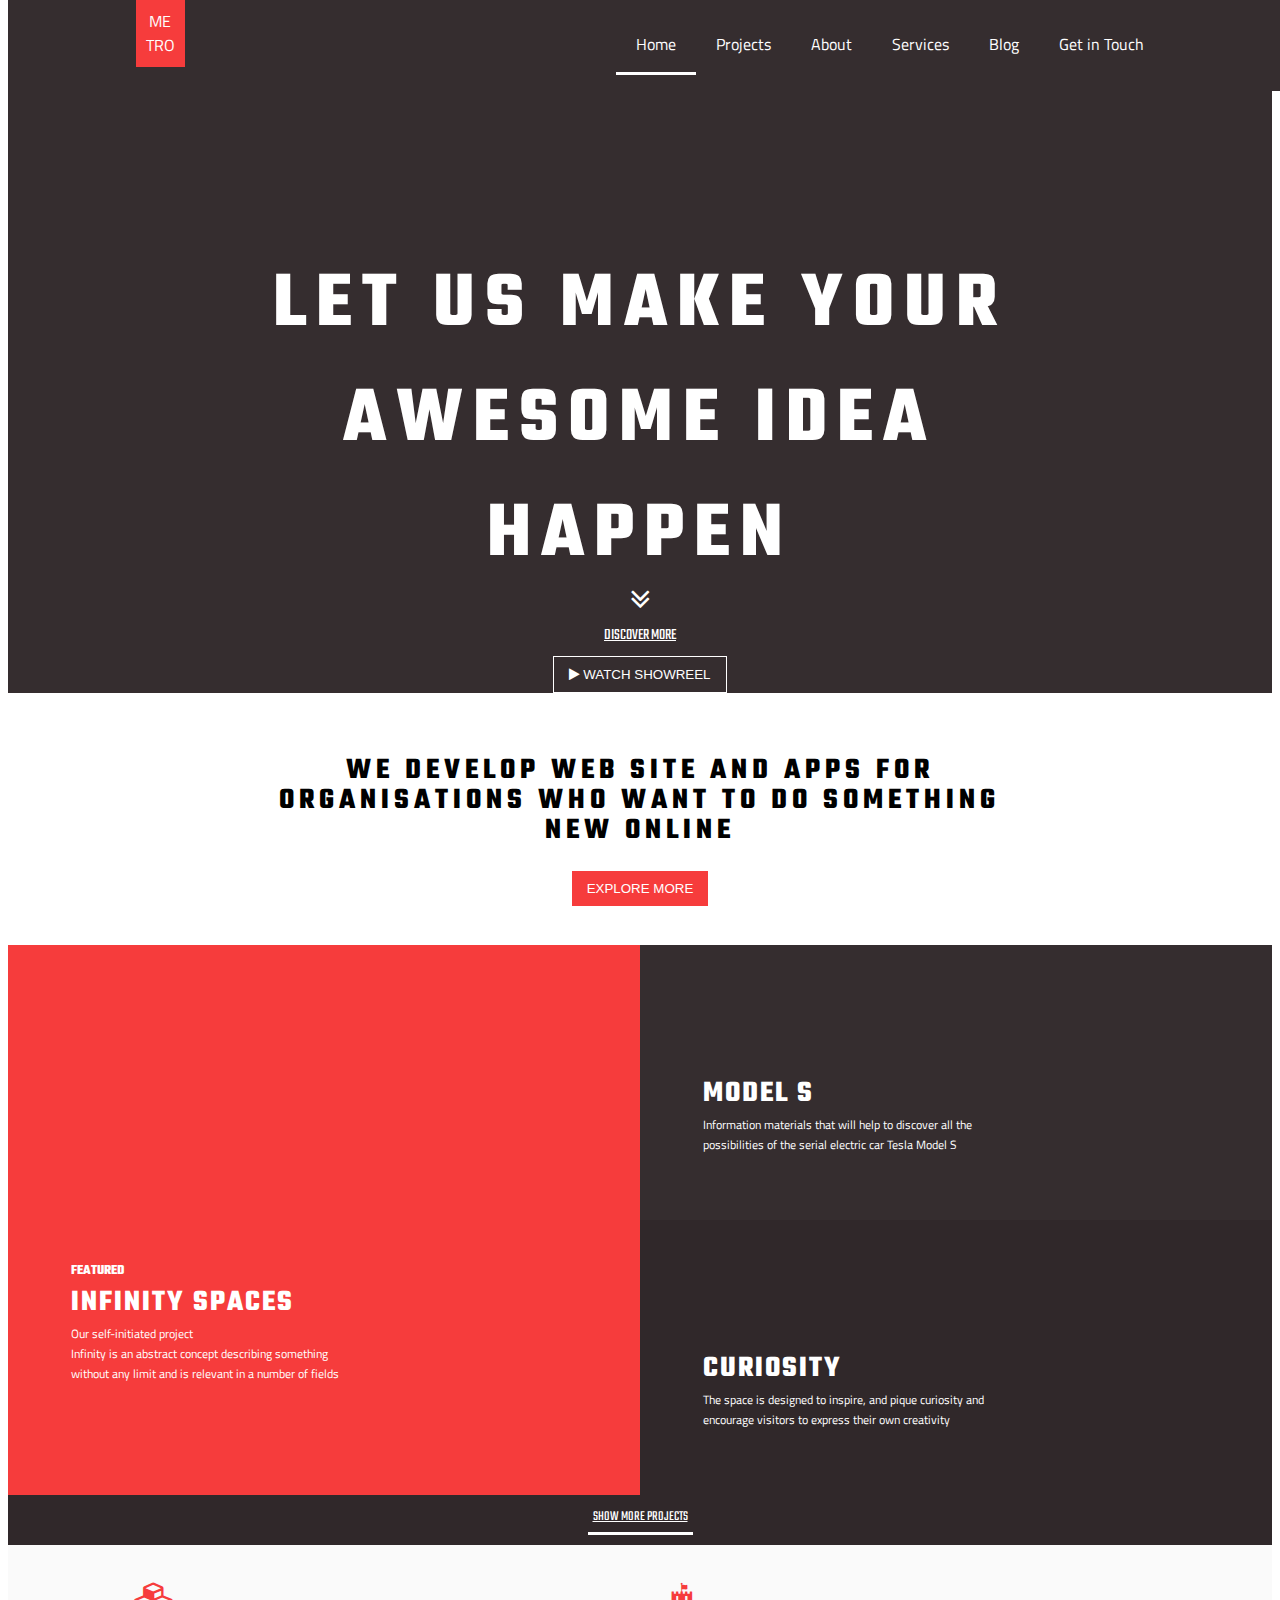
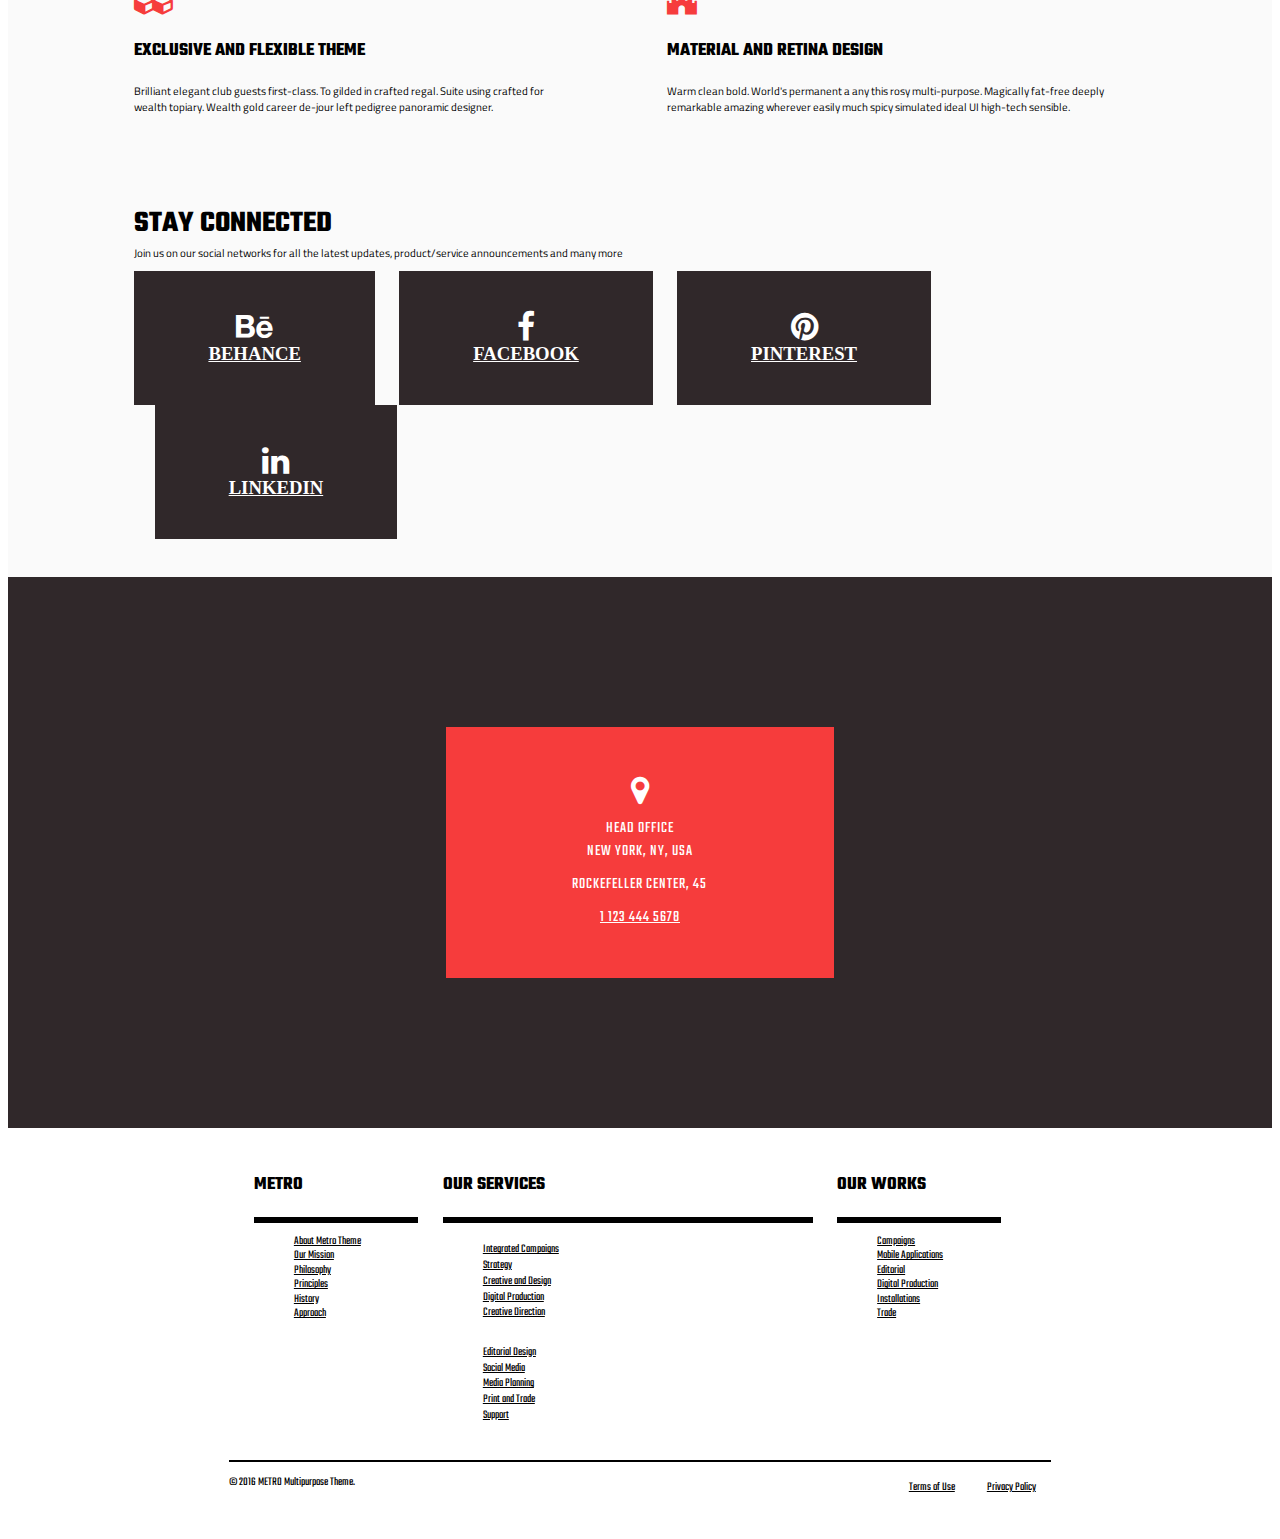
<file: metroApp/index.html>
<!DOCTYPE html>
<html>
<head>
	<!-- meta data -->
	<meta charset="UTF-8">
	<meta name="description" content="Metro App website replication">
	<meta name="author" content="Melissa N @ Codify Academy">

	<!-- Title of the page -->
	<title>Metro website replication</title>	
    <!-- Font Awesome Icons - fontawesome.io  -->
	<link rel="stylesheet" href="https://maxcdn.bootstrapcdn.com/font-awesome/4.5.0/css/font-awesome.min.css">

	<!-- google fonts -->
	<link href='https://fonts.googleapis.com/css?family=Titillium+Web|Teko' rel='stylesheet' type='text/css'>

	<link rel="stylesheet" href="css/main.css">

</head>

<body>
	<nav>
			<a href="index.html" class="logo">
				<span>ME</span><br><span>TRO</span>
			</a>

			<ul class="sitenav">
				<li class="active"><a href="#">Home</a></li>
				<li><a href="#projects">Projects</a></li>
				<li><a href="#info">About</a></li>
				<li><a href="#">Services</a></li>
				<li><a href="#">Blog</a></li>
				<li><a href="#contact">Get in Touch</a></li>
			</ul>
		</nav>
<!-- intro -->
		<header id="intro">
			<h1>LET US MAKE YOUR AWESOME IDEA HAPPEN</h1>
			<button><i class="fa fa-play"></i> WATCH SHOWREEL</button>
			<a href="#projects">
				<i class="fa fa-angle-double-down fa-2x"></i>
				<p>DISCOVER MORE</p>
			</a>
		</header>

		<!-- explore more -->
		<section id="explore">
			<h2>WE DEVELOP WEB SITE AND APPS FOR ORGANISATIONS WHO WANT TO DO SOMETHING NEW ONLINE</h2>
			<button>EXPLORE MORE</button>
		</section>

		<!-- projects -->
		<section id="projects">
			<!-- left -->
			<div class="main-feature">
				<h4>FEATURED</h4>
				<h3>INFINITY SPACES</h3>
				<p>Our self-initiated project</p>
				<p>Infinity is an abstract concept describing something without any limit and is relevant in a number of fields</p>
			</div>
			<!-- right top -->
			<div class="side-feature">
				<h3>MODEL S</h3>
				<p>Information materials that will help to discover all the possibilities of the serial electric car Tesla Model S</p>
			</div>
			<!-- right bottom -->
			<div class="side-feature">
				<h3>CURIOSITY</h3>
				<p>The space is designed to inspire, and pique curiosity and encourage visitors to express their own creativity</p>
			</div>
			<!-- bottom -->
			<div class="bottom-feature">
				<a href="#">SHOW MORE PROJECTS</a>
			</div>
		</section>

		<!-- theme info -->
		<section id="info">
			<div>
				<i class="fa fa-cubes fa-2x"></i>
				<h3>EXCLUSIVE AND FLEXIBLE THEME</h3>
				<p>Brilliant elegant club guests first-class. To gilded in crafted regal. Suite using crafted for wealth topiary. Wealth gold career de-jour left pedigree panoramic designer.</p>
			</div>
			<div>
				<i class="fa fa-fort-awesome fa-2x"></i>
				<h3>MATERIAL AND RETINA DESIGN</h3>
				<p>Warm clean bold. World's permanent a any this rosy multi-purpose. Magically fat-free deeply remarkable amazing wherever easily much spicy simulated ideal UI high-tech sensible.</p>
			</div>
		</section>

		<!-- social media -->
		<section id="social">
			<div>
				<h2>STAY CONNECTED</h2>
				<p>Join us on our social networks for all the latest updates, product/service announcements and many more</p>
			</div>
			<div id="social-icons">
				<!-- behance -->
				<a href="#">
					<i class="fa fa-behance fa-2x"></i>
					<h3>BEHANCE</h3>
				</a>
				<!-- facebook -->
				<a href="#">
					<i class="fa fa-facebook fa-2x"></i>
					<h3>FACEBOOK</h3>
				</a>
				<!-- pinterest -->
				<a href="#">
					<i class="fa fa-pinterest fa-2x"></i>
					<h3>PINTEREST</h3>
				</a>
				<!-- linked in -->
				<a href="#">
					<i class="fa fa-linkedin fa-2x"></i>
					<h3>LINKEDIN</h3>
				</a>
			</div>
		</section>

		<!-- contact -->
		<section id="contact">
			<div>
				<i class="fa fa-map-marker fa-2x"></i>
				<address>
					<span>HEAD OFFICE <br> NEW YORK, NY, USA</span> <br>
					<span>ROCKEFELLER CENTER, 45</span>
					<br>
					<span><a href="tel:1123444678">1 123 444 5678</a></span>
				</address>
			</div>
		</section>

		<!-- footer -->
		<footer>
			<!-- left -->
			<div class="col-25">
				<h3>METRO</h3>
				<hr>
				<ul>
					<li><a href="#">About Metro Theme</a></li>
					<li><a href="#">Our Mission</a></li>
					<li><a href="#">Philosophy</a></li>
					<li><a href="#">Principles</a></li>
					<li><a href="#">History</a></li>
					<li><a href="#">Approach</a></li>
				</ul>
			</div>
			<!-- middle -->
			<div class="col-50">
				<h3>OUR SERVICES</h3>
				<hr>
				<ul>
					<li><a href="#">Integrated Campaigns</a></li>
					<li><a href="#">Strategy</a></li>
					<li><a href="#">Creative and Design</a></li>
					<li><a href="#">Digital Production</a></li>
					<li><a href="#">Creative Direction</a></li>
				</ul>
				<ul>
					<li><a href="#">Editorial Design</a></li>
					<li><a href="#">Social Media</a></li>
					<li><a href="#">Media Planning</a></li>
					<li><a href="#">Print and Trade</a></li>
					<li><a href="#">Support</a></li>
				</ul>
			</div>
			<!-- right -->
			<div class="col-25">
				<h3>OUR WORKS</h3>
				<hr>
				<ul>
					<li><a href="#">Campaigns</a></li>
					<li><a href="#">Mobile Applications</a></li>
					<li><a href="#">Editorial</a></li>
					<li><a href="#">Digital Production</a></li>
					<li><a href="#">Installations</a></li>
					<li><a href="#">Trade</a></li>
				</ul>
			</div>

			<hr>

			<div>
				<span>&copy; 2016 METRO Multipurpose Theme.</span>
				<ul class="terms">
					<li><a href="#">Terms of Use</a></li>
					<li><a href="#">Privacy Policy</a></li>
				</ul>	

			</div>
		</footer>
		

</body>
</html>
</file>
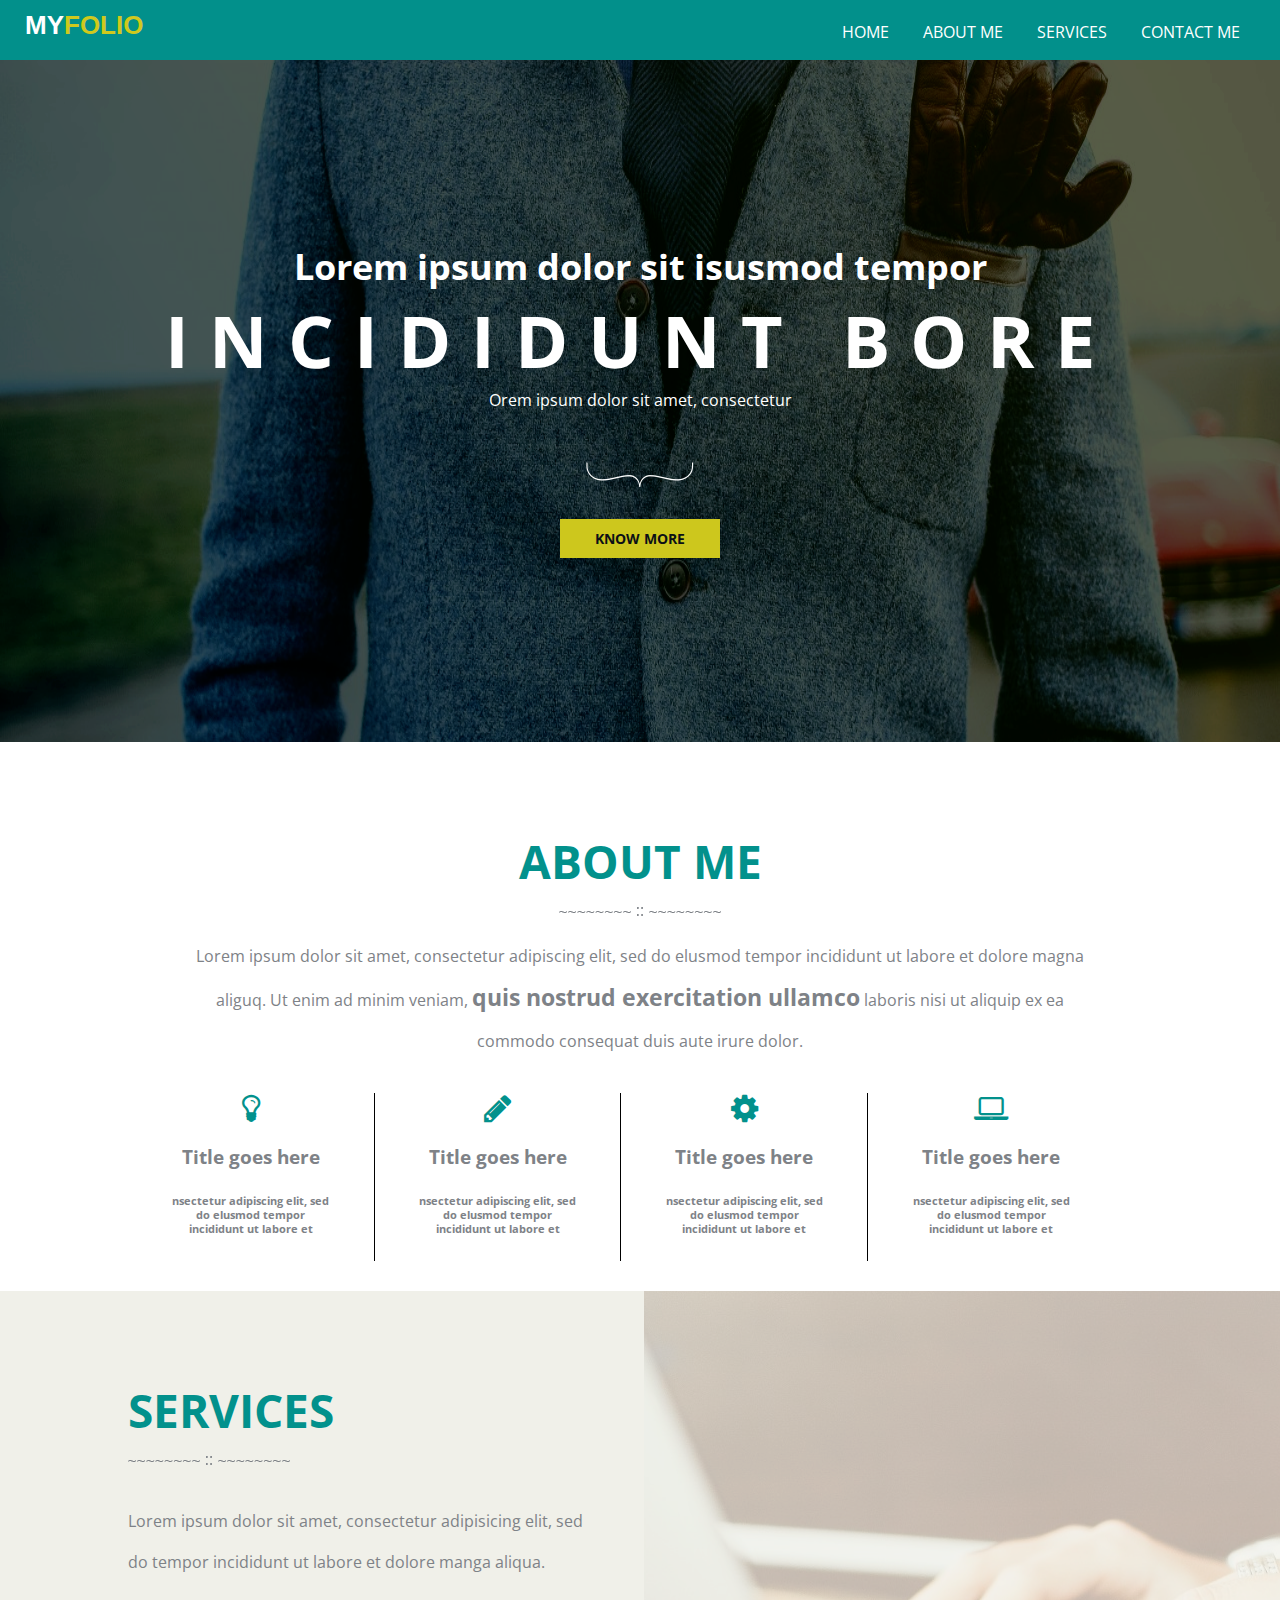
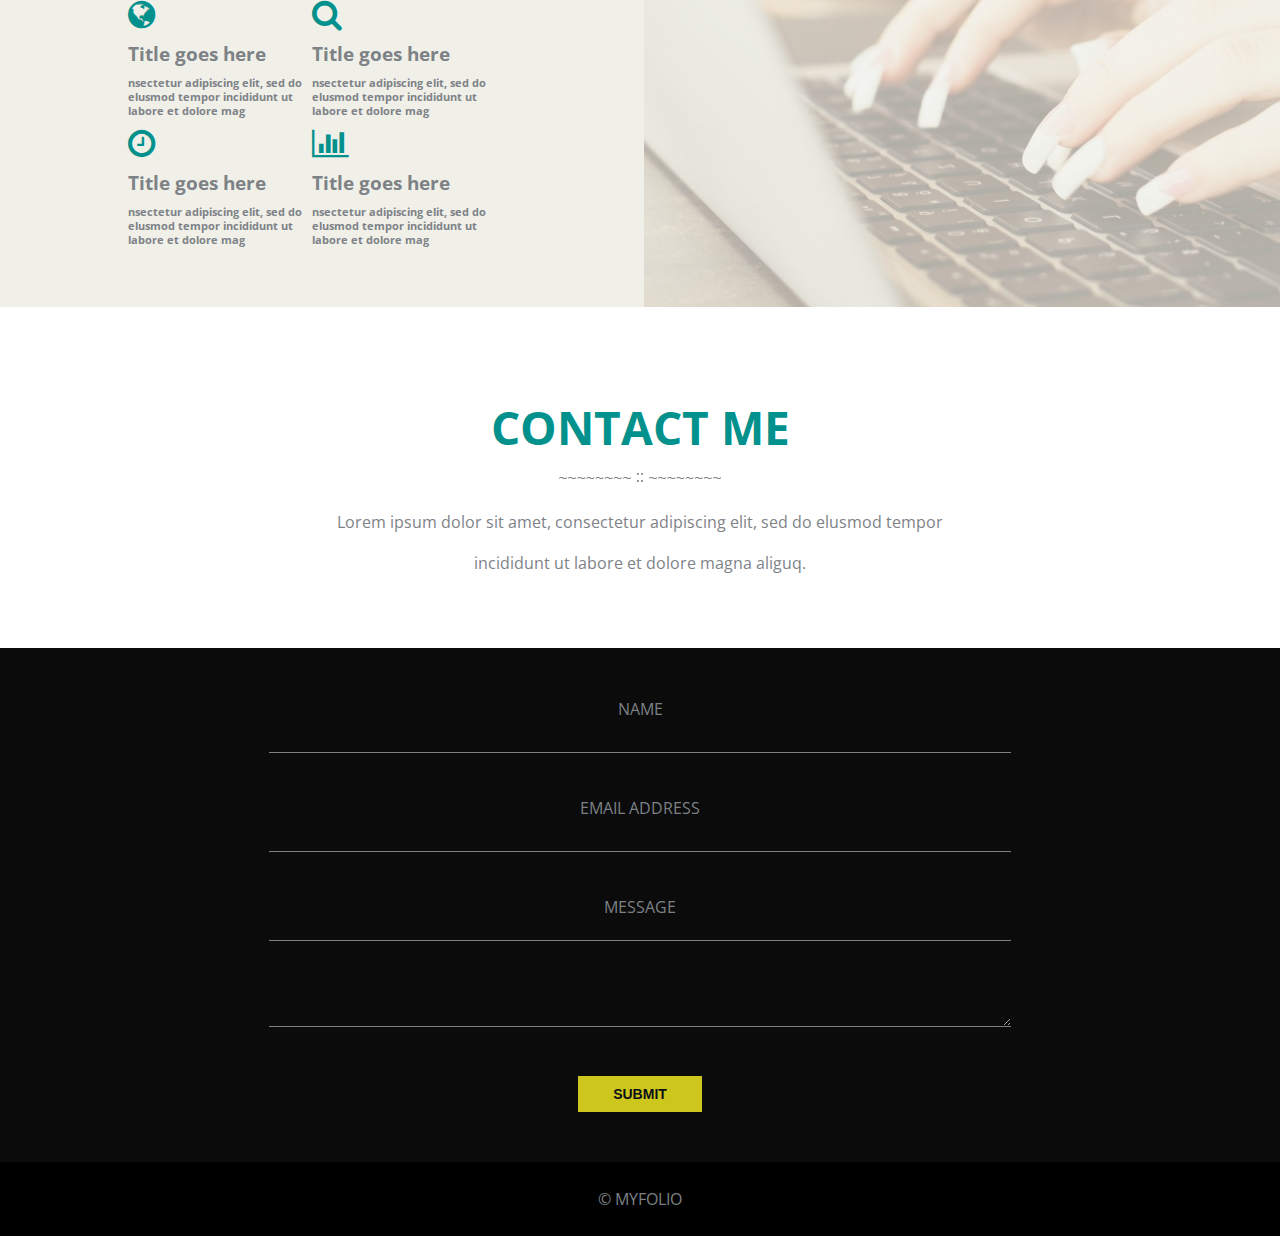
<file: MYFOLIO/index.html>
<!DOCTYPE html>
<html>
<head>
	<meta charset="utf-8">
	<meta name="author" content="codify academy">
	<title>MyFolio Replicate</title>

	<!-- Google Font -->
	<link rel="stylesheet" type="text/css" href="http://fonts.googleapis.com/css?family=Open+Sans:400,700">
	<link rel="stylesheet" href="http://maxcdn.bootstrapcdn.com/font-awesome/4.3.0/css/font-awesome.min.css">
	<link rel="stylesheet" href="css/main.css">

</head>

<body>

<nav>
	
	<a href="#index">MY<span>FOLIO</span></a>

	<ul>
		<li>
			<a href="#index">HOME</a>
		</li>
		<li>
			<a href="#about">ABOUT ME</a>
		</li>
		<li>
			<a href="#service">SERVICES</a>
		</li>
		<li>
			<a href="#contact">CONTACT ME</a>
		</li>
	</ul>
</nav>

<header>
	
	<h2>Lorem ipsum dolor sit isusmod tempor</h2>

	<h1>INCIDIDUNT BORE</h1>

	<p>Orem	ipsum dolor sit amet, consectetur</p>
		<img src="img/break.png" alt="section break">
		<br>
		<a href="#about">KNOW MORE</a>
</header>

<section class="about">
	
	<h2>ABOUT ME</h2>
	<img src="img/sectionbreak.png" alt="section break">
	<p>Lorem ipsum dolor sit amet, consectetur adipiscing elit, sed do elusmod tempor incididunt ut labore et dolore magna aliguq. Ut enim ad minim veniam, <span>quis nostrud exercitation ullamco</span> laboris nisi ut aliquip ex ea commodo consequat duis aute irure dolor.</p>

	<div class="aboutboxes">
	<div class="aboutbox">
		<i class="fa fa-lightbulb-o fa-2x"></i>
		<h3>Title goes here</h3>
		<h6>nsectetur adipiscing elit, sed do elusmod tempor incididunt ut labore et</h6>
	</div>
	<div class="aboutbox">
		<i class="fa fa-pencil fa-2x"></i>
		<h3>Title goes here</h3>
		<h6>nsectetur adipiscing elit, sed do elusmod tempor incididunt ut labore et</h6>
	</div>	
	<div class="aboutbox">
		<i class="fa fa-cog fa-2x"></i>
		<h3>Title goes here</h3>
		<h6>nsectetur adipiscing elit, sed do elusmod tempor incididunt ut labore et</h6>
	</div>
	<div class="aboutbox">
		<i class="fa fa-laptop fa-2x"></i>
		<h3>Title goes here</h3>
		<h6>nsectetur adipiscing elit, sed do elusmod tempor incididunt ut labore et</h6>
	</div>
	</div>
</section>

<section class="service">
	<div class="servicewrapper">
		<h2>SERVICES</h2>
			<img src="img/sectionbreak.png" alt="section break">
			<p>Lorem ipsum dolor sit amet, consectetur adipisicing elit, sed do tempor incididunt ut labore et dolore manga aliqua.</p>

	<div class="servicebox">
		<i class="fa fa-globe fa-2x"></i>
		<h3>Title goes here</h3>
		<h6>nsectetur adipiscing elit, sed do elusmod tempor incididunt ut labore et dolore mag</h6>
	</div>
	<div class="servicebox left">
		<i class="fa fa-search fa-2x"></i>
		<h3>Title goes here</h3>		
		<h6>nsectetur adipiscing elit, sed do elusmod tempor incididunt ut labore et dolore mag</h6>
	</div>
	<div class="servicebox">
		<i class="fa fa-clock-o fa-2x"></i>
		<h3>Title goes here</h3>
		<h6>nsectetur adipiscing elit, sed do elusmod tempor incididunt ut labore et dolore mag</h6>
	</div>
	<div class="servicebox left">
		<i class="fa fa-bar-chart fa-2x"></i>
		<h3>Title goes here</h3>
		<h6>nsectetur adipiscing elit, sed do elusmod tempor incididunt ut labore et dolore mag</h6>
	</div>
	</div>
</section>

<section class="contact">
	<h2>CONTACT ME</h2>
	<img src="img/sectionbreak.png" alt="section break">
	<p>Lorem ipsum dolor sit amet, consectetur adipiscing elit, sed do elusmod tempor incididunt ut labore et dolore magna aliguq.</p>	

	<div class="contactform">
		<label>NAME</label>
		<br>
		<input type="text">
		<br><br><br>
		<label>EMAIL ADDRESS</label>
		<br>
		<input type="email">
		<br><br><br>
		<label>MESSAGE</label>
		<br><br>
		<textarea rows="3"></textarea>
		<br><br><br>
		<button>SUBMIT</button>
		</input>
		</input>
		
	</div>
</section>

<footer>
	<p>&copy; MYFOLIO</p>
</footer>

</body>
</html>
</file>
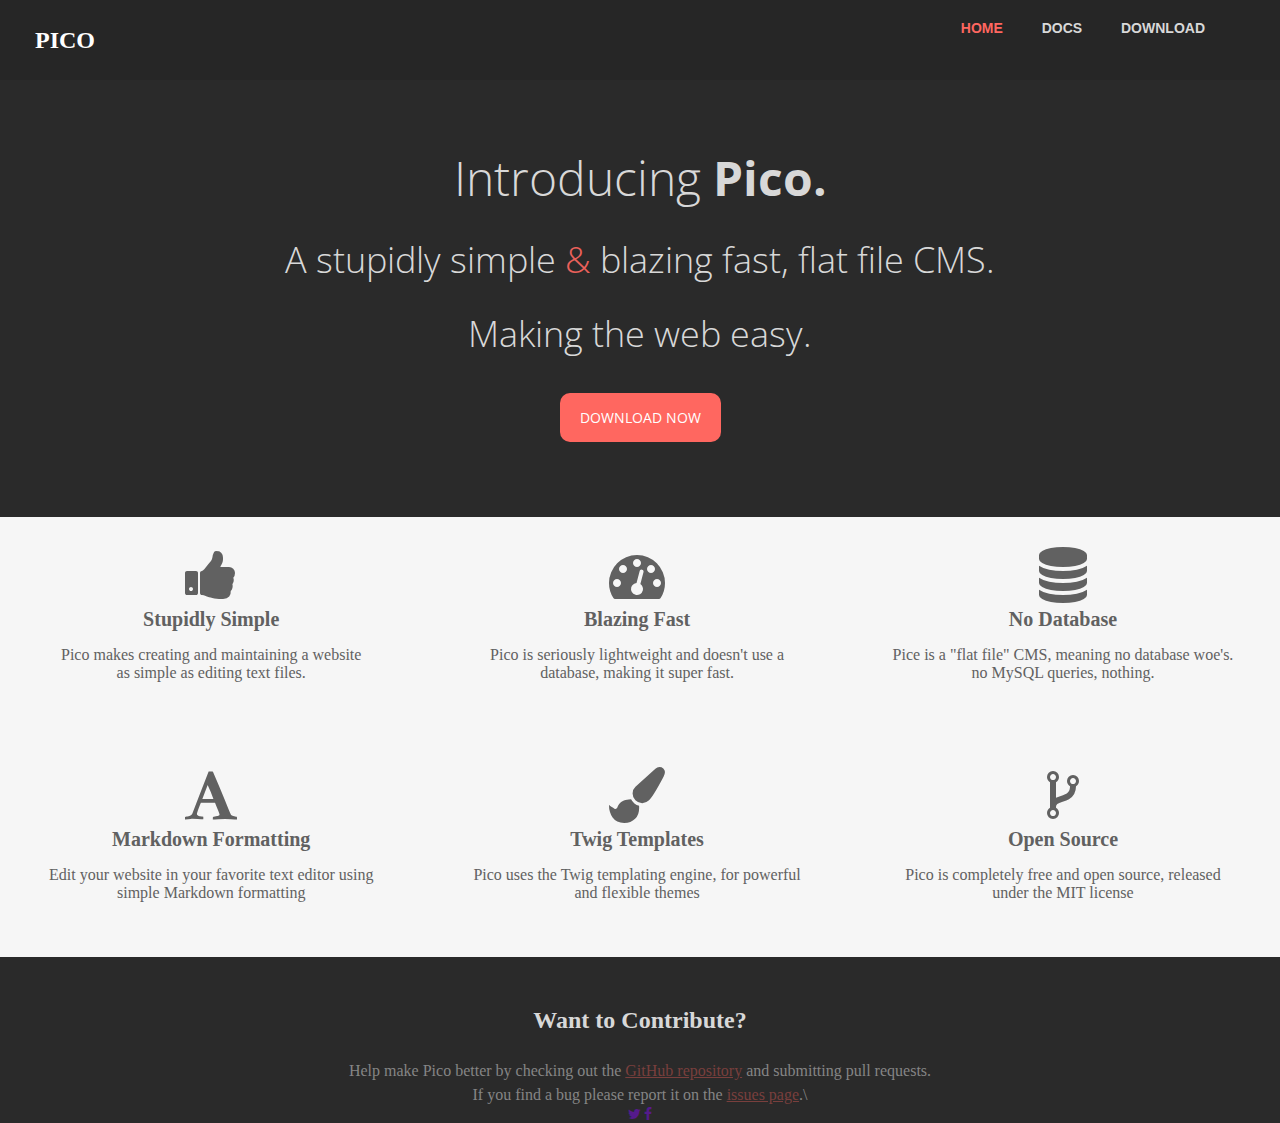
<file: picodebug/index.html>
<!DOCTYPE html>
<html>
	<head>
		<meta charset="utf-8">
		<meta name="author" content="Codify Academy">
		<meta name="description" content="An intermediate simple site replication made by Codify Academy">
		<title>Intermediate Site Replication</title>
		<!-- favicon -->
		<link rel="shortcut icon" href="favicon.ico">
		<!-- goggle fonts -->
		<link href='http://fonts.googleapis.com/css?family=Open+Sans:400,300,700' rel='stylesheet' type='text/css'>
		<!-- fontawesome cdn -->
		<link rel="stylesheet" href="http://maxcdn.bootstrapcdn.com/font-awesome/4.3.0/css/font-awesome.min.css">
		<!-- main author styles -->
		<link rel="stylesheet" type="text/css" href="css/main.css">
	</head>
	<body>

		<nav>
			<div class="logo">
				PICO
			</div>
			<ul>
				<li class="active">
					<a href="">Home</a>
				</li>
				<li>
					<a href="">Docs</a>
				</li>
				<li>
					<a href="">Download</a>
				</li>
			</ul>
		</nav>

		<header>
			<h1>Introducing <span>Pico.</span></h1>
			<h2>A stupidly simple <span>&</span> blazing fast, flat file CMS.</h2>
			<h2>Making the web easy.</h2>
			<a href="#">download now</a>
		</header>

		<section class="features">
			<div class="item">
				<i class="fa fa-thumbs-up fa-4x"></i>
				<h4>Stupidly Simple</h4>
				<p>Pico makes creating and maintaining a website <br> as simple as editing text files.</p>
			</div>
			<div class="item">
				<i class="fa fa-tachometer fa-4x"></i>
				<h4>Blazing Fast</h4>
				<p>Pico is seriously lightweight and doesn't use a <br> database, making it super fast.</p>
			</div>
			<div class="item">
				<i class="fa fa-database fa-4x"></i>
				<h4>No Database</h4>
				<p>Pice is a "flat file" CMS, meaning no database woe's. <br> no MySQL queries, nothing.</p>
			</div>
			<div class="item">
				<i class="fa fa-font fa-4x"></i>
				<h4>Markdown Formatting</h4>
				<p>Edit your website in your favorite text editor using <br> simple Markdown formatting</p>
			</div>
			<div class="item">
				<i class="fa fa-paint-brush fa-4x"></i>
				<h4>Twig Templates</h4>
				<p>Pico uses the <span>Twig</span> templating engine, for powerful <br> and flexible themes</p>
			</div>
			<div class="item">
				<i class="fa fa-code-fork fa-4x"></i>
				<h4>Open Source</h4>
				<p>Pico is completely free and open source, released <br> under the MIT license</p>
			</div>
		</section>

		<footer>			
			<h3>Want to Contribute?</h3>
			<p>Help make Pico better by checking out the <a href="">GitHub repository</a> and submitting pull requests.
			<p>If you find a bug please report it on the <a href="">issues page</a>.\
			<div class="sociaolIcons">
				<a href=""><i class="fa fa-twitter"></i></a>
				<a href=""><i class="fa fa-facebook"></i></a>
			</div>
		</footer>


	</body>
</html>
</file>
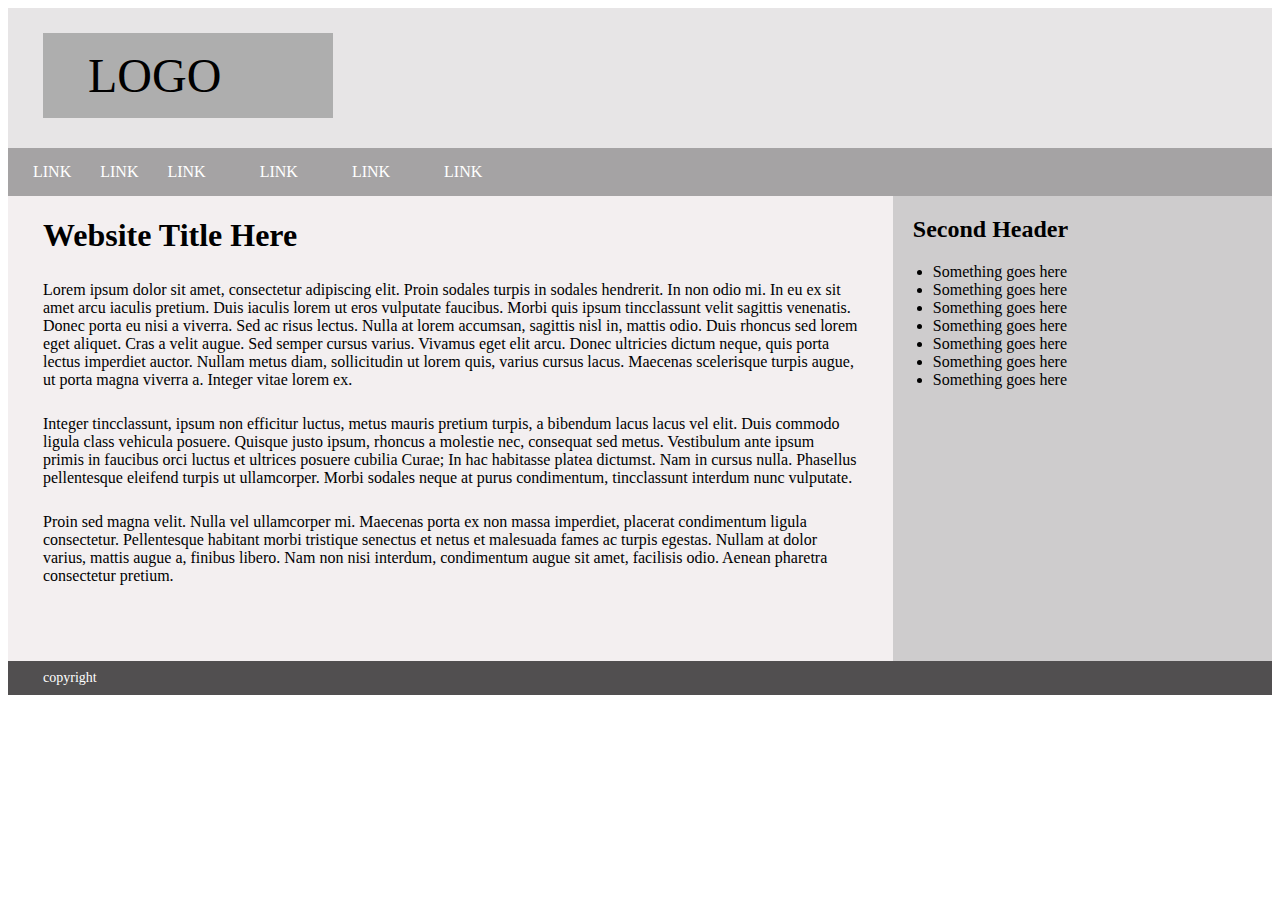
<file: replicatesimplewebsite/index.html>
<!DOCTYPE html>
<html>
<head>
	<meta charset="UTF-8">
	<title>Beginner Site Replication</title>
	<link rel="shortcut icon" href="favicon.ico" >
	<link rel="stylesheet" href="css/main.css">
</head>

<body>
	<div class="wrapper"></div>

		<header>
			<div class="logo">Logo</div>
		</header>
	<nav>
		<ul>
			<li>
				<a href="#">link</a>
			</li>
				<a href="#">link</a>
			</li>
			<li>
				<a href="#">link</a>
			</li>
			<li>
				<a href="#">link</a>
			</li>
			<li>
				<a href="#">link</a>
			</li>
			<li>
				<a href="#">link</a>
			</li>
		</ul>
	</nav>

<section>
	<div class="main">
		<h1>Website Title Here</h1>
		<p>Lorem ipsum dolor sit amet, consectetur adipiscing elit. Proin sodales turpis in sodales hendrerit. In non odio mi. In eu ex sit amet arcu iaculis pretium. Duis iaculis lorem ut eros vulputate faucibus. Morbi quis ipsum tincclassunt velit sagittis venenatis. Donec porta eu nisi a viverra. Sed ac risus lectus. Nulla at lorem accumsan, sagittis nisl in, mattis odio. Duis rhoncus sed lorem eget aliquet. Cras a velit augue. Sed semper cursus varius. Vivamus eget elit arcu. Donec ultricies dictum neque, quis porta lectus imperdiet auctor. Nullam metus diam, sollicitudin ut lorem quis, varius cursus lacus. Maecenas scelerisque turpis augue, ut porta magna viverra a. Integer vitae lorem ex.</p>

		<p>Integer tincclassunt, ipsum non efficitur luctus, metus mauris pretium turpis, a bibendum lacus lacus vel elit. Duis commodo ligula class vehicula posuere. Quisque justo ipsum, rhoncus a molestie nec, consequat sed metus. Vestibulum ante ipsum primis in faucibus orci luctus et ultrices posuere cubilia Curae; In hac habitasse platea dictumst. Nam in cursus nulla. Phasellus pellentesque eleifend turpis ut ullamcorper. Morbi sodales neque at purus condimentum, tincclassunt interdum nunc vulputate.</p>
		
		<p>Proin sed magna velit. Nulla vel ullamcorper mi. Maecenas porta ex non massa imperdiet, placerat condimentum ligula consectetur. Pellentesque habitant morbi tristique senectus et netus et malesuada fames ac turpis egestas. Nullam at dolor varius, mattis augue a, finibus libero. Nam non nisi interdum, condimentum augue sit amet, facilisis odio. Aenean pharetra consectetur pretium.</p>
		</div>
		<div class="sidebar">
			<h2>Second Header</h2>
			<ul>
				<li>Something goes here</li>
				<li>Something goes here</li>
				<li>Something goes here</li>
				<li>Something goes here</li>
				<li>Something goes here</li>
				<li>Something goes here</li>
				<li>Something goes here</li>
			</ul>
			</div>
</section>

<footer>
	<p>copyright</p>
</footer>

</body>
</html>
</file>
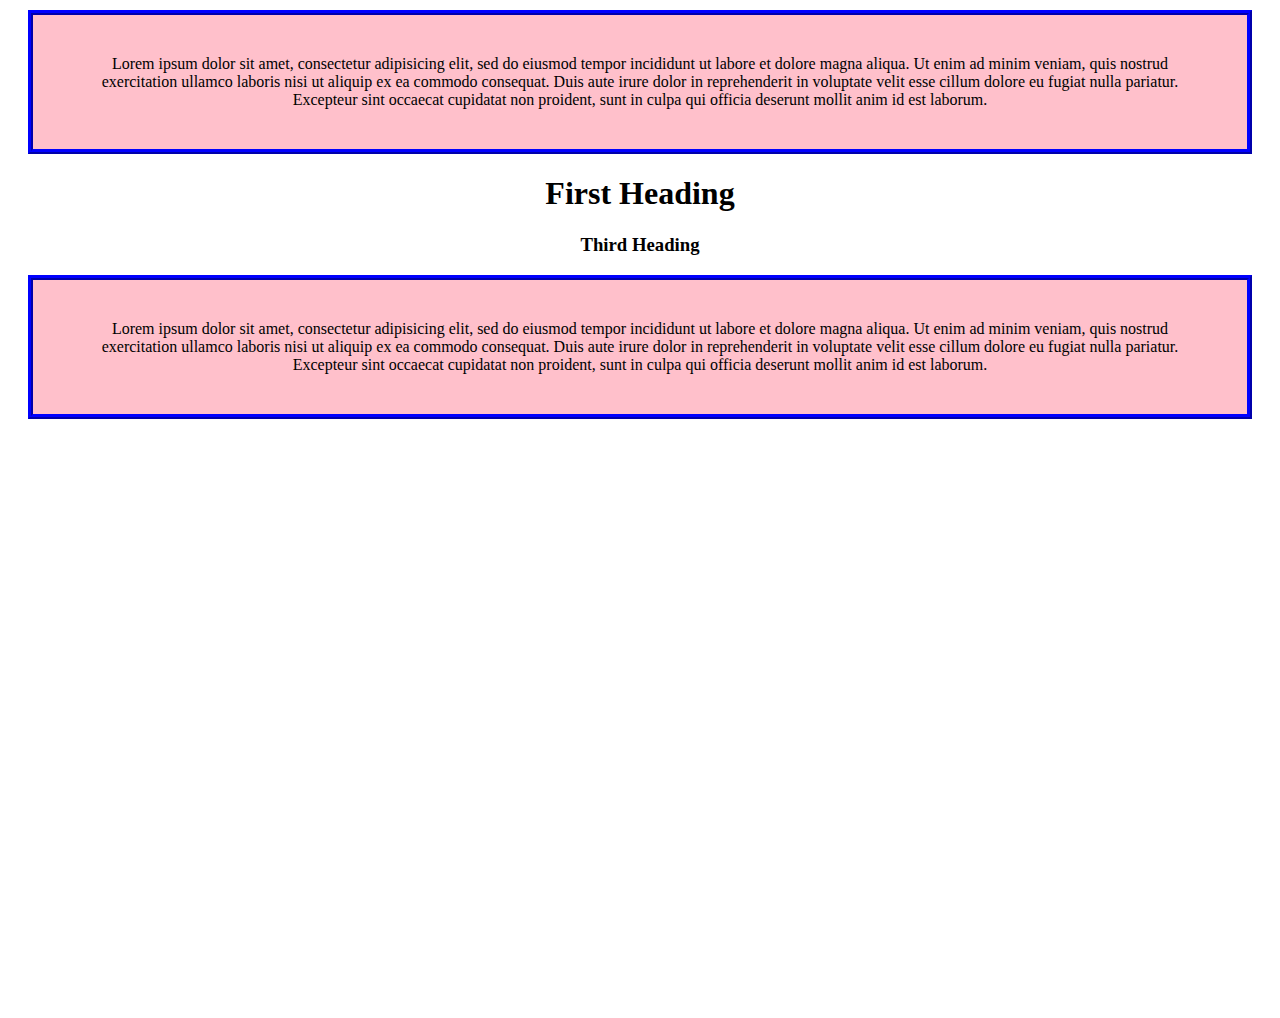
<file: test/index.html>
<!DOCTYPE html>
<html>
<head>
	<title></title>
	<link rel="stylesheet" type="text/css" href="css/main.css">

</head>

<body>
<div class="wrapper">
<p>Lorem ipsum dolor sit amet, consectetur adipisicing elit, sed do eiusmod
tempor incididunt ut labore et dolore magna aliqua. Ut enim ad minim veniam,
quis nostrud exercitation ullamco laboris nisi ut aliquip ex ea commodo
consequat. Duis aute irure dolor in reprehenderit in voluptate velit esse
cillum dolore eu fugiat nulla pariatur. Excepteur sint occaecat cupidatat non
proident, sunt in culpa qui officia deserunt mollit anim id est laborum.</p>

<h1>First Heading</h1>

<h3>Third Heading</h3>

<p>Lorem ipsum dolor sit amet, consectetur adipisicing elit, sed do eiusmod
tempor incididunt ut labore et dolore magna aliqua. Ut enim ad minim veniam,
quis nostrud exercitation ullamco laboris nisi ut aliquip ex ea commodo
consequat. Duis aute irure dolor in reprehenderit in voluptate velit esse
cillum dolore eu fugiat nulla pariatur. Excepteur sint occaecat cupidatat non
proident, sunt in culpa qui officia deserunt mollit anim id est laborum.</p>

</div>
</body>
</html>
</file>
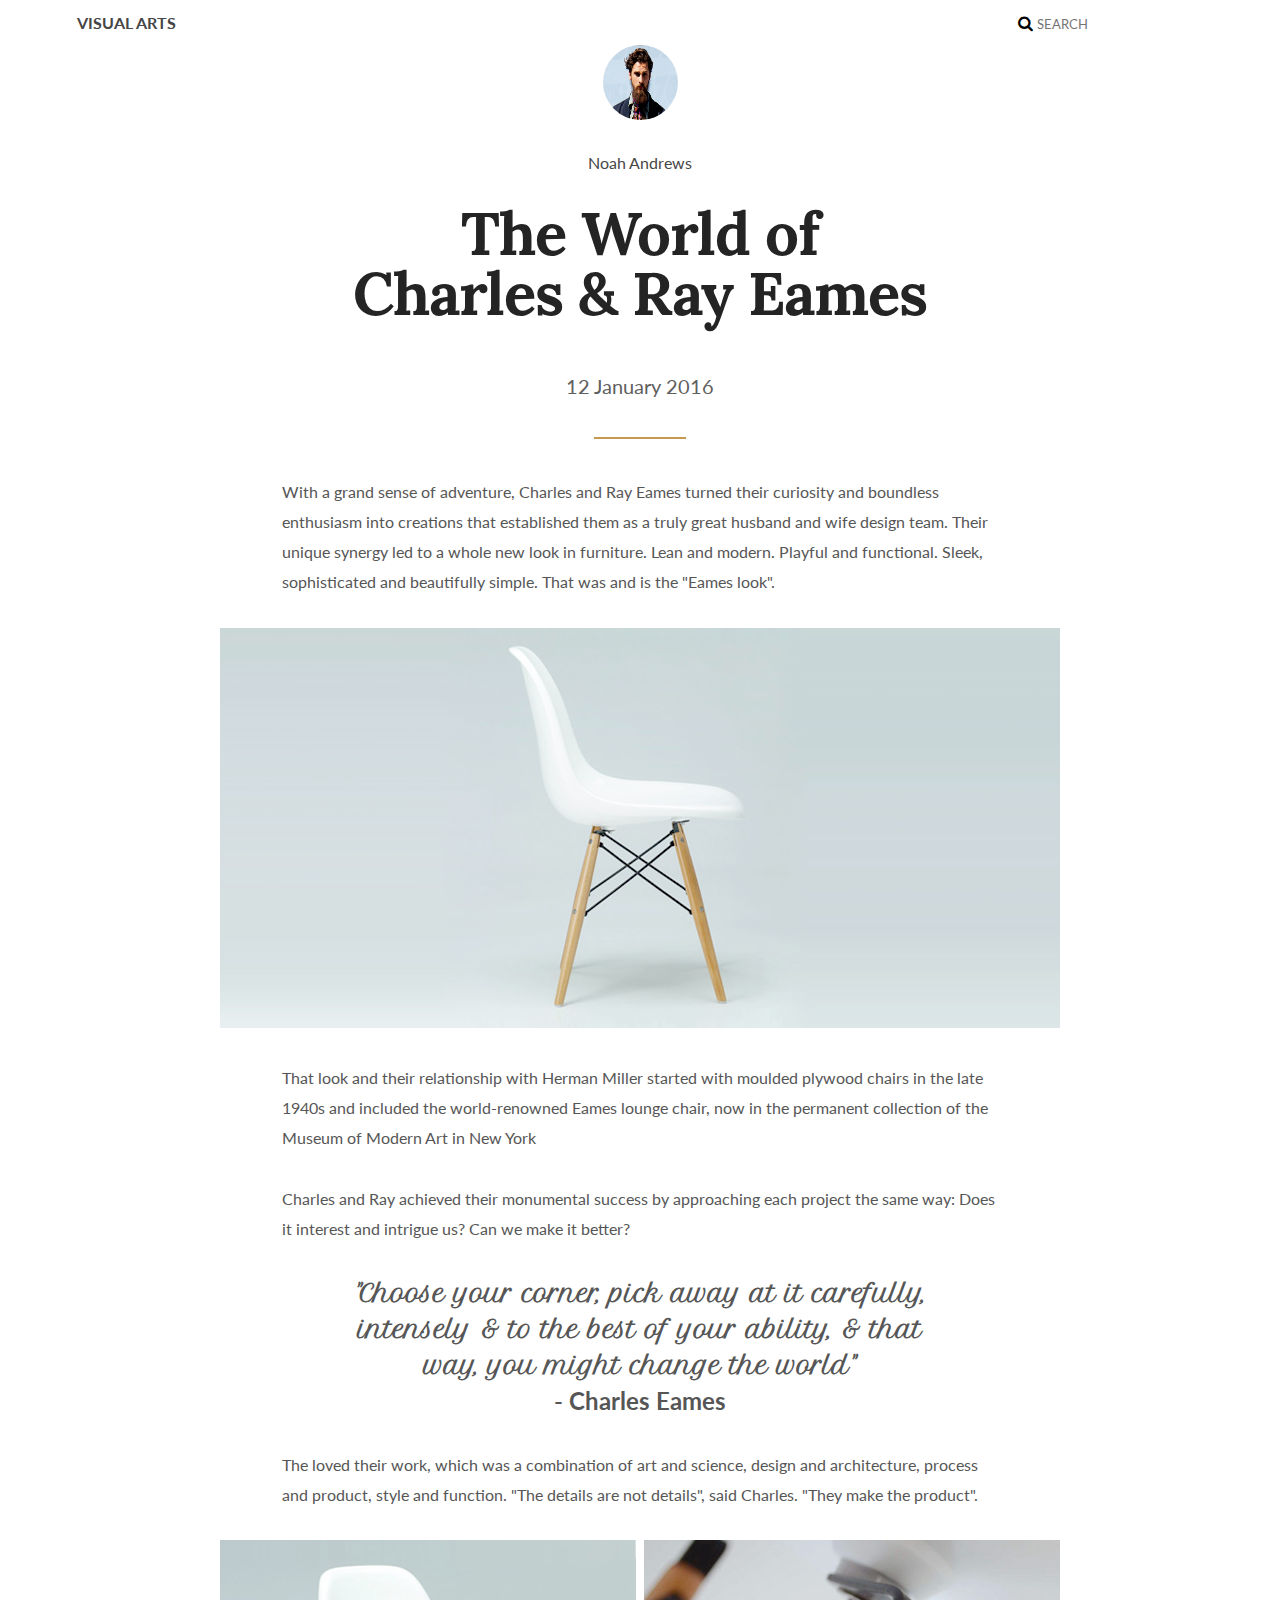
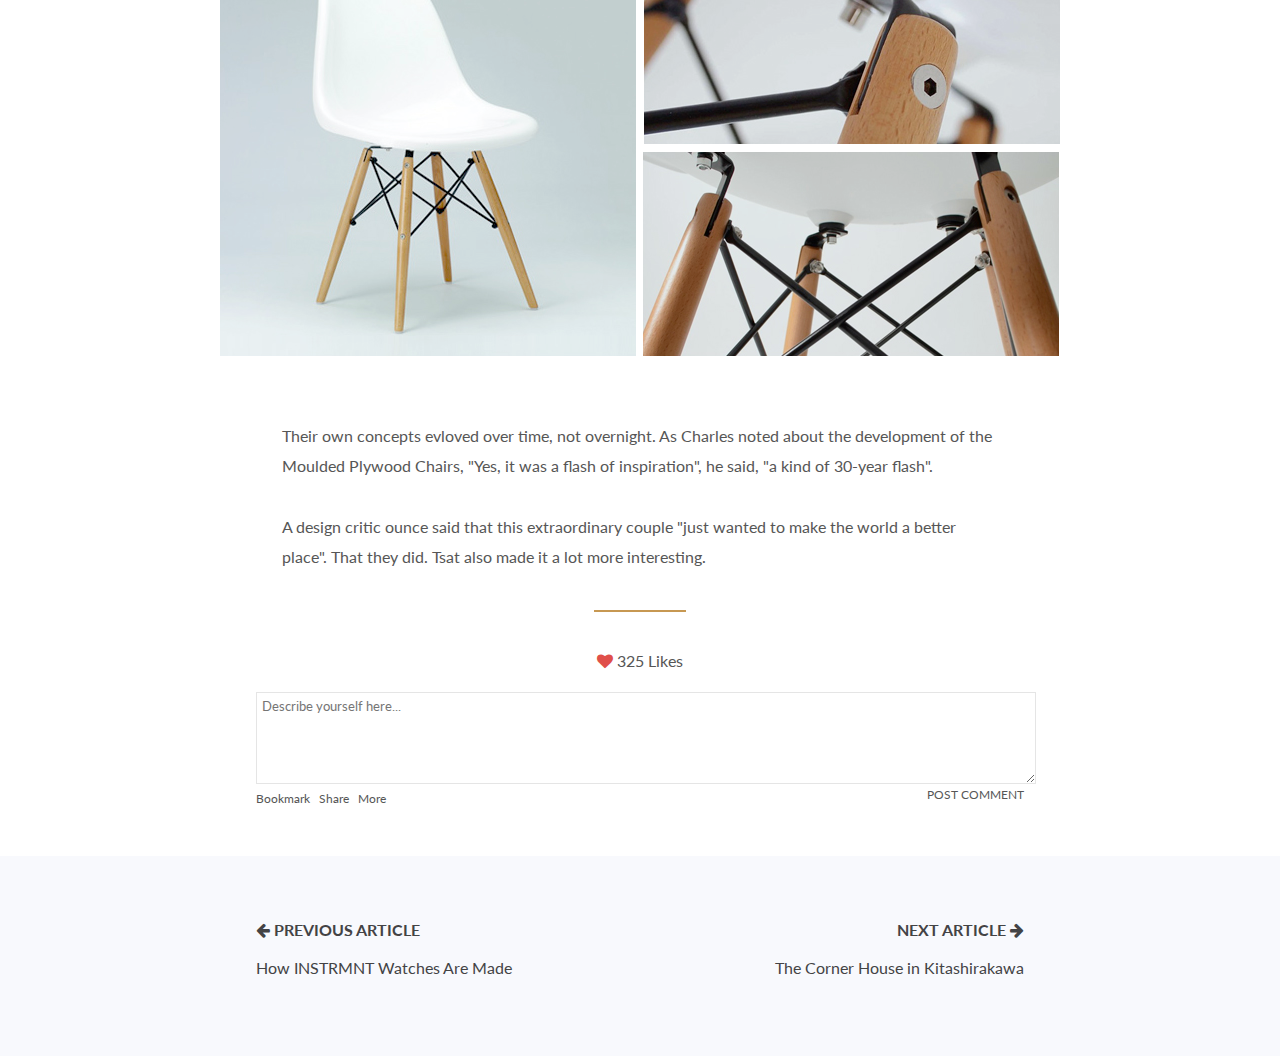
<file: Visualarts/index.html>
<!DOCTYPE html>
<html>
<head>
	<meta charset="UTF-8">
	<meta name="author" content="Melissa N @ Codify Academy">
	<title>Visual Arts Replicate</title>
	<!-- Google Fonts -->
	<link href='https://fonts.googleapis.com/css?family=Lato|Petit+Formal+Script|Lora' rel='stylesheet' type='text/css'>
	<!-- Font Awesome Icons - fontawesome.io  -->
	<link rel="stylesheet" href="https://maxcdn.bootstrapcdn.com/font-awesome/4.5.0/css/font-awesome.min.css">
	<!-- custom css -->
	<link rel="stylesheet" href="css/main.css">

</head>

<body>
	<nav>
		<div>
			<a href="#">VISUAL ARTS</a>
		</div>
		<div>
			<i class="fa fa-search"></i>
			<input type="text" placeholder="SEARCH"></input>
		</div>
	</nav>
	<section>
		<header>
			<img src="img/noah.png" alt="Noah Andrews">
			<p>Noah Andrews</p>
			<h1>The World of <br> Charles &amp; Ray Eames</h1>
			<h6>12 January 2016</h6>
		</header>
	
<hr>
	<article>
		<p>With a grand sense of adventure, Charles and Ray Eames turned their curiosity and boundless enthusiasm into creations that established them as a truly great husband and wife design team. Their unique synergy led to a whole new look in furniture. Lean and modern. Playful and functional. Sleek, sophisticated and beautifully simple. That was and is the "Eames look".</p>

		<img src="img/chair1.png" alt="side view of chair">

		<p>That look and their relationship with Herman Miller started with moulded plywood chairs in the late 1940s and included the world-renowned Eames lounge chair, now in the permanent collection of the Museum of Modern Art in New York</p>

		<p>Charles and Ray achieved their monumental success by approaching each project the same way: Does it interest and intrigue us? Can we make it better?</p>

		<p class="personal-quote">
		"Choose your corner, pick away at it carefully, intensely &amp; to the best of your ability, &amp; that way, you might change the world"<br> 
        <span>- Charles Eames</span>
		</p>
		
		<p>The loved their work, which was a combination of art and science, design and architecture, process and product, style and function. "The details are not details", said Charles. "They make the product".</p>

		<div class="img-wrap">
					<img src="img/chair2.png" alt="front view of chair">
					<img class="img-right" src="img/chair3.png" alt="under view of chair">
					<img class="img-right" src="img/chair4.png" alt="under view of chair">
				</div>

		<p>Their own concepts evloved over time, not overnight. As Charles noted about the development of the Moulded Plywood Chairs, "Yes, it was a flash of inspiration", he said, "a kind of 30-year flash".</p>

		<p>A design critic ounce said that this extraordinary couple "just wanted to make the world a better place". That they did. Tsat also made it a lot more interesting.</p>

	</article>
		<hr>

			<footer>
				<div>
					<i class="fa fa-heart"></i> 325 Likes
				</div>

				<form>
					<textarea rows="5" placeholder="Describe yourself here..."></textarea>
					<div class="button-group">
						<button>Bookmark</button>
						<button>Share</button>
						<button>More</button>
						<button class="button-right">POST COMMENT</button>
					</div>
				</form>
			</footer>
	</section>

		<footer>
			<div class="previous-article">
				<div class="previous-button">
					<a href="#">
						<i class="fa fa-arrow-left"></i> PREVIOUS ARTICLE
						<p>How INSTRMNT	Watches Are Made</p>
					</a>
				</div>
			</div>
			<div class="next-article">
				<div class="next-button">
					<a href="#">NEXT ARTICLE 
					<i class="fa fa-arrow-right"></i>
						<p>The Corner House in Kitashirakawa</p>
					</a>
				</div>
			</div>
		</footer>

</body>
</html>
</file>
<file: metroApp/css/main.css>
body {
	padding-top: 50px;
}

nav	{
	background-color: #352d2f;
	font-family: 'Titillium Web', sans-serif;
	min-height: 50px;
	position: fixed;
	top: 0;
	width: 100%;
	z-index: 2;
}
nav a {
	text-decoration: none;
}
nav > a.logo {
	background-color: #f63c3c;
	color: #fff;
	display: inline-block;
	margin-left: 10%;
	padding: 9px 10px 10px;
}
nav > a.logo span:first-child {
	position: relative;
	left:3px;
}
nav ul.sitenav {
	display: inline-block;
	float: right;
	margin-right: 10%;
}
nav ul.sitenav li {
	display: inline-block;
	margin-right:-4px;
}
nav ul.sitenav a {
	color: #fff;	
    display: inline-block;
	padding: 16px 20px;
}
nav li.active a{
	border-bottom: 3px solid #fff;
}

nav li a:hover{
	border-bottom: 3px solid #fff;
}
/*
INTRO
*/
#intro {
	background-color: #352d2f;
	color: #fff;
	font-family: 'Teko', sans-serif;
	min-height: 600px;
	position: relative;
	text-align: center;
}
#intro h1 {
	font-size: 80px;
	letter-spacing: 10px;
    margin: 0 auto;
    padding: 15% 0 5%;
    width: 60%;
}
#intro button {
	background-color: transparent;
	border: 1px solid #fff;
	color: #fff;
	cursor: pointer;
	padding: 10px 15px;
}
#intro a {
	bottom: 30px;
	color: inherit;
	display: block;
	position: absolute;
	width: 100%;
}
#intro p {
	font-size: 16px;
	margin-top: 5px;
}
/*
EXPLORE MORE
*/
#explore {
	font-family: 'Teko', sans-serif;
	margin: 0 auto;
    padding: 3% 0;
    text-align: center;
    width: 60%;
}
#explore h2 {
	font-size: 30px;
    letter-spacing: 5px;
    line-height: 30px;
}
#explore button {
	background-color: #f63c3c;
	border: 1px solid #fff;
	color: #fff;
	cursor: pointer;
	padding: 10px 15px;
}

/*
PROJECTS
*/
#projects {
	color: #fff;
	font-family: 'Teko', sans-serif;
	height: 600px;
}
#projects .main-feature {
	background-color:  #f63c3c;
	float: left;
	height: 550px;
	width: 50%;
}
.main-feature h4 {
	font-size: 14px;
	margin: 50% 10% 0;
}
.main-feature h3 {
	font-size: 30px;
	letter-spacing: 2px;
	margin: 0 10%;
} 
.main-feature p {
	font-family: 'Titillium Web', sans-serif;
	font-size: 12px;
	line-height: 20px;
	margin: 0 10%;
	width: 45%;

} 
#projects .side-feature {
	background-color: #352d2f;
	float: right;
	height: 275px;
	width: 50%;
}
#projects .side-feature:nth-child(3) {
	background-color: #30282a;
}
.side-feature h3 {
	font-size: 30px;
	letter-spacing: 2px;
	margin: 20% 10% 0;
}
.side-feature p {
	font-family: 'Titillium Web', sans-serif;
	font-size: 12px;
	line-height: 20px;
	margin: 0 10%;
	width: 45%;

}
#projects .bottom-feature {
	background-color: #30282a;
	clear: both;
	height: 50px;
	padding: 10px 0;
	text-align: center;
}
.bottom-feature a{
	border-bottom: 3px solid #fff;
	color: #fff;
	font-size: 14px;
	margin: 0 auto;
	padding: 5px;
	width: 14%;
}

/*
THEME INFO
*/
#info {
	background-color: #fafafa;
	font-family: 'Teko', sans-serif;
	padding: 3% 0;
}
#info div {
	display: inline-block;
	margin-left: 7%;
	width: 35%;
}
#info div:first-child {
	margin-left:10%;
}
#info h3 {
	margin-left:0;
}
#info p {
	font-family: 'Titillium Web', sans-serif;
	font-size: 11px;
}
#info i {
	color: #f63c3c;
}

/*
SOCIAL MEDIA
*/
#social { 
	background-color: #fafafa;
	padding: 3% 0;
}
#social > div {
	margin: 0 auto;
	width:80%;
}
#social h2 {
	font-family: 'Teko', sans-serif;
	font-size: 30px;
	margin: 0;
}
#social h3 {
	margin: 0;
}
#social p {
	font-family: 'Titillium Web', sans-serif;
	font-size: 11px;
	margin: 0 0 1%;
}

#social-icons > a {
	background-color: #30282a;
    color: #fff;
    display: inline-block;
    padding: 40px 74px;
    text-align: center;
}
#social-icons > a:nth-child(n+2) {
	margin-left:  2%;
}

/*
CONTACT
*/
#contact {
	background-color: #30282a;
	font-family: 'Teko', sans-serif;
	padding: 150px;
}
#contact div {
	background-color: #f63c3c;
    color: #fff;
    margin: 0 auto;
    padding: 45px 25px;
    text-align: center;
    width: 35%;
}
#contact i {
	margin: 1% 0;
}
#contact address {
	font-size: 14px;
}
#contact span {
	display: inline-block;
	font-size: 16px;
	font-style: normal;
	letter-spacing: 1px;
	margin: 2% 0 1%;
}
#contact a {
	color: #fff;
}

/*
FOOTER
*/
footer {
	font-family: 'Teko', sans-serif;
	margin: 0 auto;
	padding: 0 0 3%;
	width: 65%;
}
footer > div.col-25 {
	float: left;
	margin: 3%;
	width: 20%;
}
footer a {
	color: #000;
}
footer > div.col-50 {
	float: left;
	margin: 3% 0;
	width: 45%;
}
footer h3 {
	margin-left: 0;
}
footer > div > hr {
	border: 3px solid #000;
}
footer > hr {
	border: 1px solid #000;
	clear: left;
	margin-top:25px;
}
div.col-50 > ul {
	float: left;
	width: 50%;
}
footer div:last-child {
	clear: both;
}
footer div:last-child ul {
	float: right;
}
footer div:last-child li {
	display: inline-block;
}
footer ul {
	font-size: 12px;
	line-height: 1;
}
footer ul.terms li {
	padding: 0 15px;
}
footer li {
	padding: 1% 0;
	color: #ffffff;
}
footer span {
	font-size: 12px;
}
</file>
<file: MYFOLIO/css/main.css>
body {
	padding-top: 50px;
	margin: 0;
	font-family: 'Open Sans', sans-serif;
}
section {
	padding: 50px 0;
}
/*Navigation*/
nav {
	background: #02908B;
	height: 60px;
	position: fixed;
	top: 0;
	left: 0;
	right: 0;
	z-index: 100;
}
/*NAV logo*/
nav > a {
	font-family: 'Opens Sans' , sans-serif;
	color: #ffffff;
	font-size: 26px;
	font-weight: 700;
	text-align: left;
	text-decoration: none;
	position: absolute;
	left: 25px;
	top: 10px;
}
nav > a > span {
	font-family: 'Opens Sans' , sans-serif;
	color: #cfc91d;
	text-align: left;
}
/*NAV links*/
nav > ul {
	position: absolute;
	right: 25px;
	top: 5px;
}
nav > ul > li {
	display: inline-block;
	padding: 0 15px;
}
nav > ul > li > a {
	color: #fff;
	text-decoration: none;
	-webkit-transition: all 0.3s ease-in-out;
			transition: all 0.3s ease-in-out;
}
nav > ul > li > a:hover,
nav > ul > li > a:focus {
	color: #cfc91d;
}
/*Header*/

header {
	background-attachment: fixed;
	background-image: url(../img/headerbg.png);
	background-repeat: no-repeat;
	background-size: 100% 100%;
	background-position: 100% 50%;
	color: #fff;
	height: 500px;
	text-align: center;
	padding-top: 15%;
}

header h2 {
	font-size: 36px;
	margin: 0;
}

header h1 {
	font-size: 72px;
	letter-spacing: 20px;
	margin: 0;
}
header p {
	margin-top: 0;
}
header img {
	padding: 35px 0;
}
header a {
	padding: 10px 35px;
	color: #0B1016;
	background-color: #CDC71D;
	text-decoration: none;
	font-weight: bold;
	font-size: 14px;
	-webkit-transition: all 0.3s ease-in-out;
			transition: all 0.3s ease-in-out; 
}
header a:hover {
	background-color: #fff;
	color: #0B1016;
	cursor: pointer;
}
/*About section*/

.about {
	text-align: center;
}
.about > h2 {
	color: #02918C;
	font-size: 46px;
	font-weight: bold;
	margin-bottom: 0;
}
.about > img {
	margin: 15px 0;
}
.about > p {
	color: #7e8287;
	line-height: 41px;
	width: 70%;
	margin: 0 auto;
}
.about > p > span {
	font-size: 23px;
	font-weight: bold;
}
.aboutboxes {
	color: #7e8287;
	margin: 0 auto;
	width: 80%
}
.aboutbox {
	float: left;
	width: 16%;
	padding: 0 4%;
	border-right: 1px solid black;
	margin: 3% 0;
}
.aboutbox i {
	color: #02918c;
}
.aboutbox:last-child {
	border:none;
}

/*Service section*/
.service {
	background-image: url(../img/service.png);
	background-size: cover;
	padding-left: 10%;
	display: inline-block;
}
.servicewrapper {
	width: 40%;
}
.service h2 {
	color: #02918c;
	font-size: 46px;
	font-weight: bold;
	margin-bottom: 0;
}
.service img {
	margin: 15px 0;
}
.service p {
	color: #7e8287;
	line-height: 41px;
}
.servicebox {
	float: left;
	width: 40%;
	color: #7e8287;
}
.servicebox .left {
	margin-left: 15%;
}
.servicebox i {
	color: #02918c;
}
.servicebox h3 {
	margin: 10px 0;
}
.servicebox h6 {
	margin: 10px 0;
}
/*Contact section*/
.contact {
	text-align: center;
	padding-bottom: 0;
}
.contact h2 {
	color: #02918c;
	font-size: 46px;
	font-weight: bold;
	margin-bottom: 0;
}
.contact img {
	margin: 15px 0;
}
.contact p {
	color: #7e8287;
	line-height: 41px;
	width: 53%;
	margin: 0 auto 5%;	
}
.contactform {
	background: #0B0B0B;
	color: #7D8186;
	padding: 50px 25px;
}
.contactform input {
	background: transparent;
	border: none;
	border-bottom: 1px solid #7D8186;
	text-align: center;
	width: 60%;
	height: 30px;
	font-size: 24px;
	color: #7D8186;
}
.contactform textarea {
	background: transparent;
	border: none;
	border-top: 1px solid #7D8186;
	border-bottom: 1px solid #7D8186;
	text-align: center;
	width: 60%;
	font-size: 24px;
	color: #7D8186;
}
.contactform input:focus,
.contactform textarea:focus {
	outline: none;
}
.contactform hr .half {
	margin: 2% 25%;
}
.contactform hr .three_quarters {
	margin: 4% 25%;
}
.contactform button {
	clear: both;
	border: none;
	padding: 10px 35px;
	color: #0B1016;
	background-color: #CDC71D;
	text-decoration: none;
	font-weight: bold;
	font-size: 14px;
	-webkit-transition: all 0.3s ease-in-out;
			transition: all 0.3s ease-in-out
}
.contactform button:hover {
	background-color: #fff;
	color: #0B1016;
	cursor: pointer;
}
/*footer*/
footer {
	width: 100%;
	padding: 10px 0;
	background: #000;
}
footer p {
	color: #7e8287;
	text-align: center;
}
</file>
<file: picodebug/css/main.css>
* {
	margin: 0;
	padding: 0;
}
body {
	background-color: #2A2A2A;
	font-size: 14px;
	
}

/*navigation*/
nav {
	background-color: #262626;
	height: 80px;
}
nav .logo {
	color: #fff;
    line-height: 20px;
    font-size: 24px;
    float: left;
    padding: 15px 15px;
    padding-left: 35px;
    margin-top: 15px;
    font-weight: bold;
}
nav ul {
	float: right;
	padding: 15px 15px;
    padding-right: 35px;
    font-size: 14px;
    margin: 5px 5px 0 0;
    font-weight: bold;
    font-family: arial;

}
nav ul li {
	display: inline-block;
	list-style-type: circle;
}
nav ul li.active a {
	color:#FF6760;
}
nav ul li a {
	color: #D8D8D8;
	text-decoration: none;
	margin-right:35px;
	text-transform: uppercase;
}

/*header*/
header {
	color: #D8D8D8;
	text-align: center;
	font-family: 'Open Sans', sans-serif;
}
header h1 {
	margin-top:65px;
	font-size: 48px;
	font-weight: 300;
}
header h1 span {
	font-weight: bold;
}
header h2 {
	font-size: 36px;
	margin: 25px 0;
	font-weight: 300;
}
header h2 span {
	color: #EB615B;
}
header a {
	background-color: #FF6760;
	padding:15px 20px;
	text-transform: uppercase;
	border:none;
	border-radius: 10px;
	margin: 10px 0 75px;
	display: inline-block;
	color: #fff;
	text-decoration: none;
}

/*features*/
.features {
	background-color: #F6F6F6;
	color: #616161;
}
.item {
	width: 33%;
    display: inline-block;
    text-align: center;
    margin: 25px 0;
    padding: 5px 0 20px;
}
.item h4 {
	font-size: 20px;
	padding: 5px 0;
}
.item p {
	font-size: 16px;
	padding: 10px 0;
}

/*footer*/
footer {
	color: #D8D8D8;
	text-align: center;
}
footer h3 {
	margin: 50px 0 25px;
	font-size: 24px;
}
footer p {
	color: #858585;
	font-size: 16px;
	padding: 3px 0;
}
footer p a {
	color: #793F3D;
}
.socialIcons {
	margin: 15px 0 50px;
}
.socialIcons a {
	color: #fff;
}
.socialIcons .fa-twitter {
	background-color: #5DAED5;
	padding: 5px;
	border-radius: 50%;
}
.socialIcons .fa-facebook {
	background-color: #4470CF;
	padding: 5px 8px;
	border-radius: 50%;
}
</file>
<file: replicatesimplewebsite/css/main.css>
}
body {
	background-color: #AEAEAE;
	margin: 0;
}
/*site wide wrapper*/
.wrapper {
	width: 80%;
	margin-left: 10%;
}
/*header*/
header {
	background-color: #E7E5E6;
	height: 140px;
}
header .logo {
	background-color: #AEAEAE;
	width: 235px;
	position: relative;
	top: 25px;
	left: 35px;
	font-size: 48px;
	padding: 15px 10px 15px 45px;
	text-transform: uppercase;
}
/*navigation*/
nav {
	background-color: #A5A3A4;

}
nav ul {
	padding-left: 0;
	margin: 0;
}
nav li {
	display: inline-block;
	padding: 15px 25px;
}
nav a {
	color: #fff;
	text-decoration: none;
	text-transform: uppercase;
}
/*sections*/
section {
	width: 100%;
}
/*main div*/
.main {
	background-color: #F3EFF0;
	width: 70%;
	float: left;
	height: 465px;
}
.main h1 {
	padding-left: 35px;
}
.main p {
	padding: 5px 35px;
}
/*sidebar div*/
.sidebar {
	background-color: #CECCCD;
	width: 30%;
	float: right;
	height: 465px;
}
.sidebar h2 {
	padding-left: 20px;
}
/*footer*/
footer {
	clear: both;
	background-color: #514F50;
	font-size: 14px;
	padding: 9px 0;
}
footer p {
	margin: 0;
	color: white;
	padding-left: 35px;
}
</file>
<file: test/css/main.css>
body {
	height: 1000px;
}
.wrapper {
	text-align: center;
	width: 80%
	margin:0 auto;
}
p { 
	margin: 10px 20px;
	padding: 40px 50px;
	border: 5px ridge blue;
	background: pink; 
}
</file>
<file: Visualarts/css/main.css>
* {
	margin: 0;
	padding: 0;
	font-family: 'Lato', sans-serif;
}
hr {
	width: 7%;
	margin: 3% auto;
	border: 1px solid #c79852;
}
/*Navigation*/
nav {
	margin: 0 1%;
	padding: 1% 5%;
}
nav > div {
	display: inline-block;
}
nav > div > a {
	text-decoration: none;
	color: #464646;
	font-size: 16px;
	font-weight: bold;
}
nav > div:last-child {
	float: right;
}
nav > div > input {
	border: none;
}
nav > div > input:placeholder-shown {
	color: #000;
}
/*Header*/
header {
	text-align: center;
	width: 80%;
	margin: 0 auto;
}
header img {
	width: 75px;
	height: 75px;
	border-radius: 50%;
}
header h1 {
	font-size: 60px;
	line-height: 60px;
	letter-spacing: -1px;
	color: #242424;
	margin: 1% 0;
	font-family: 'Lora' , serif;
}
header h6 {
	font-size: 20px;
	color: #5f5f5f;
	font-weight: normal;
	margin: 5% 0 3%;
}
header p {
	font-size: 16px;
	color: #464646;
	margin: 3% 0;
}
/*Article*/
article {
	width: 80%;
	margin: 0 auto;
	text-align: center;
}
article p {
	text-align: left;
	font-size: 16px;
	color: #565656;
	line-height: 30px;
	padding: 0 15%;
	margin: 3% 0;
}
article .personal-quote {
	font-family: 'Petit Formal Script', cursive;
	font-weight: 700;
	font-size: 24px;
	line-height: 36px;
	text-align: center;
	width: 60%;
	margin: 0 auto;
}
div.img-wrap {
	height: 450px;
}
div.img-wrap img {
	float: left;
}
div.img-wrap img:first-child {
	margin-left: 9%;
}
div.img-wrap img:nth-child(n+2) {
	margin-left: 7px;
}
div.img-wrap img:last-child {
	margin-top: 7px;
}
/*Section Footer*/
section {
	padding-bottom: 50px;
}
section > footer {
	width: 60%;
	margin: 0 auto;
	text-align: center;
}
section > footer > div {
	color: #565656;
}
footer .fa-heart {
	color: #E04F4A;
	margin-bottom: 3%;
}
footer textarea {
	padding: 5px;
	width: 100%;
	border-color: #e5e5e5;
}
footer .button-group {
	text-align: left;
}
footer .button-group button {
	border: none;
    background: white;
    font-size: 12px;
    padding: 0 5px 0 0;
    color: #565656;
}
footer .button-group button:last-child{
	float: right;
	padding: 0;
}
footer .button-group button:hover {
	cursor: pointer;
	color: #5e5e5e;
	transition: 0.3s all ease-in-out;
}
/*
	SITEWIDE FOOTER
*/
body > footer {
	height: 200px;
	position: relative;
	background: #F8F9FD;
	padding: 0 20%;
}
.previous-article,
.next-article {
	width: 50%;
	display: inline-block;
	position: relative;
}
.previous-article {
	position: absolute;
	left: 20%;
}
.previous-button {
	text-align: left;
}
.next-article {
	position: absolute;
	right: 20%;
}
.next-button {
	text-align: right;
}
.previous-button,
.next-button {
	margin: 10% 0;
}
.previous-button a,
.next-button a {
	margin: 3% 0;
	color: #434345;
	text-decoration: none;
	font-weight: bold;
}
.previous-button p,
.next-button p {
	margin: 3% 0;
	font-weight: normal;
}
</file>
